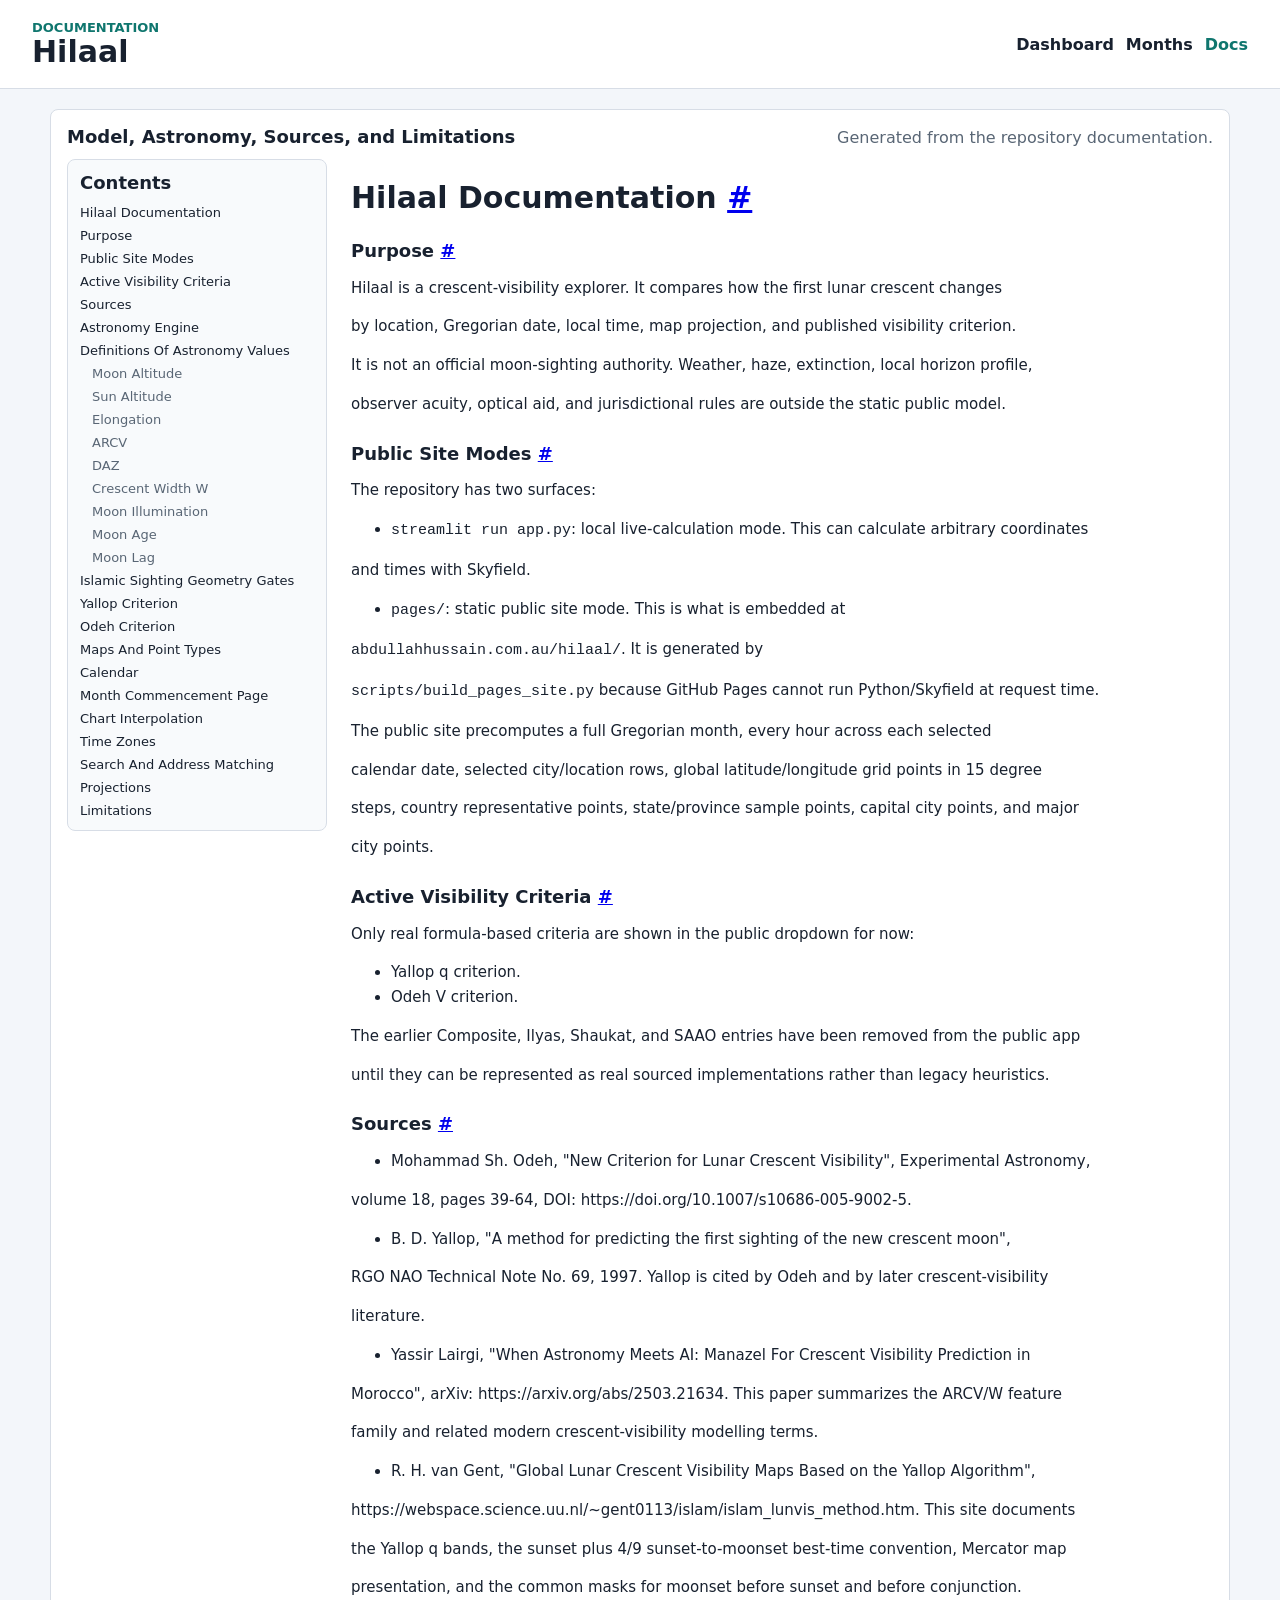
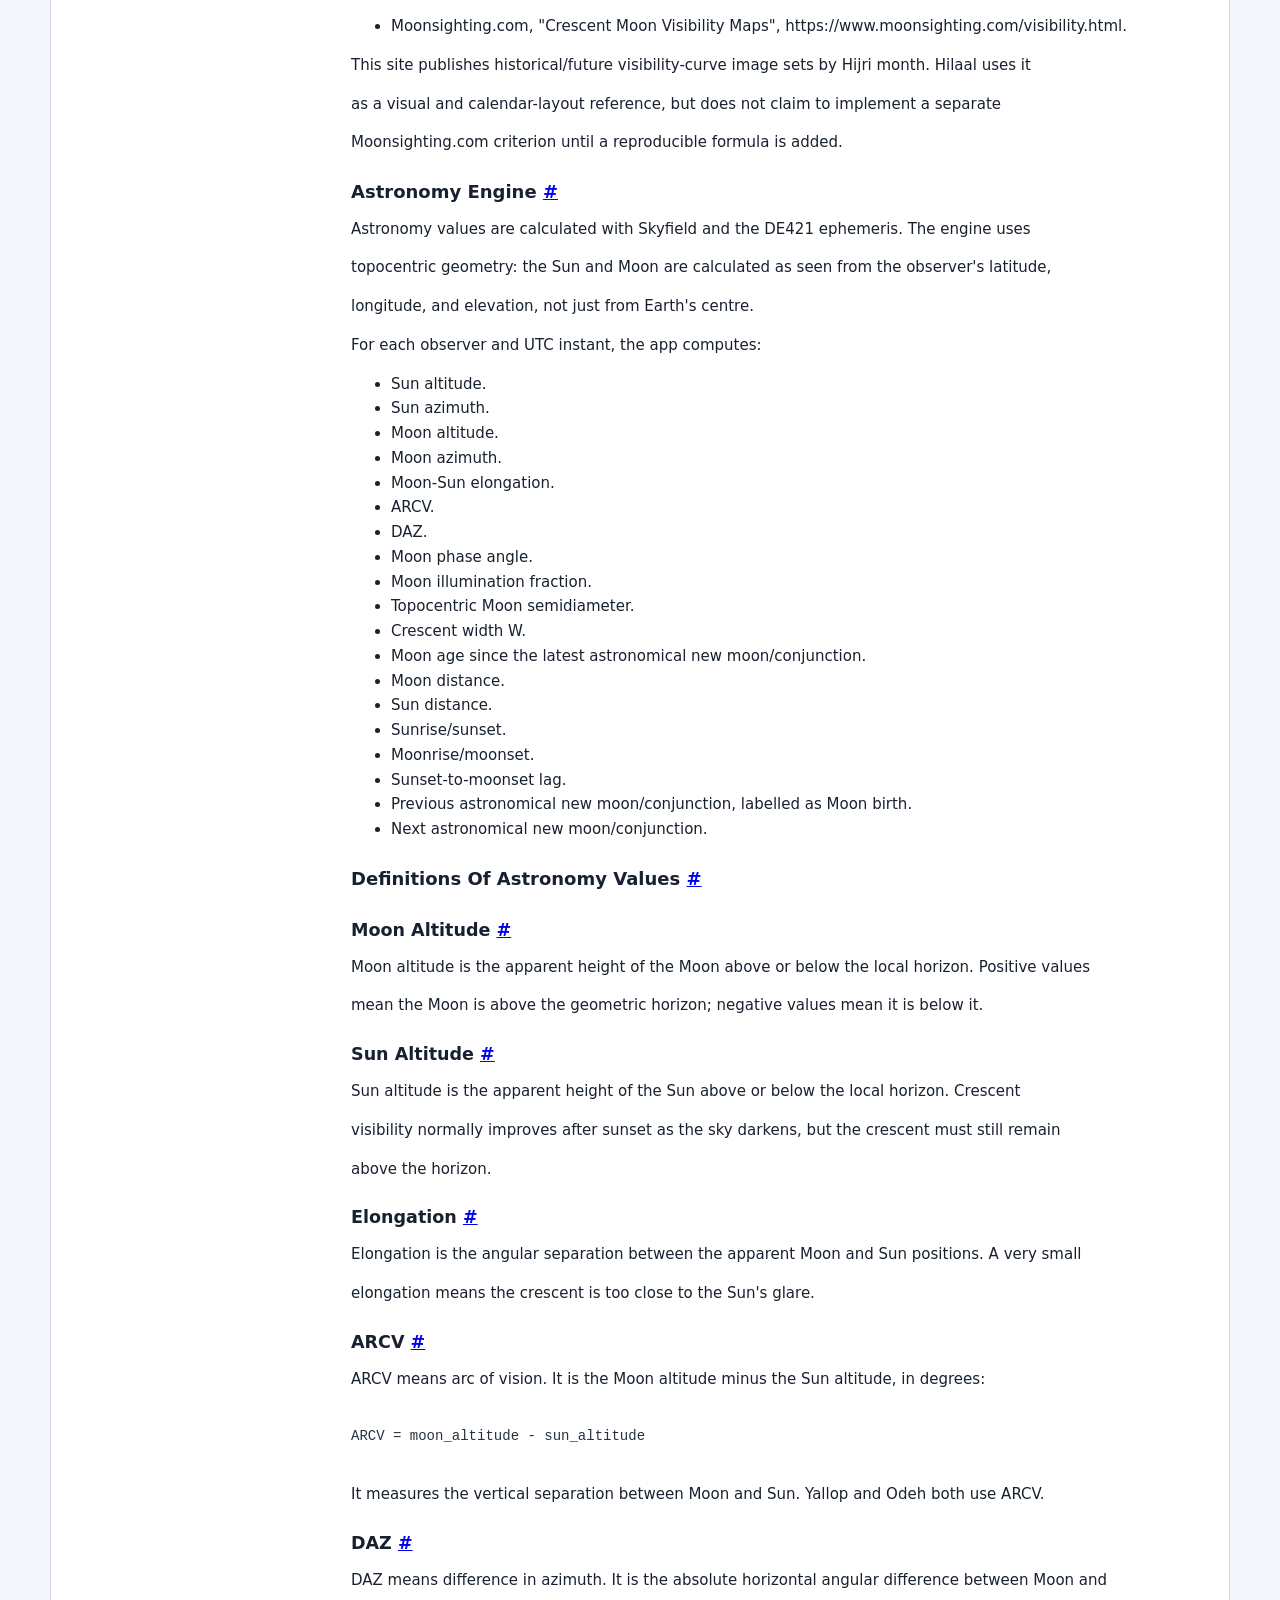
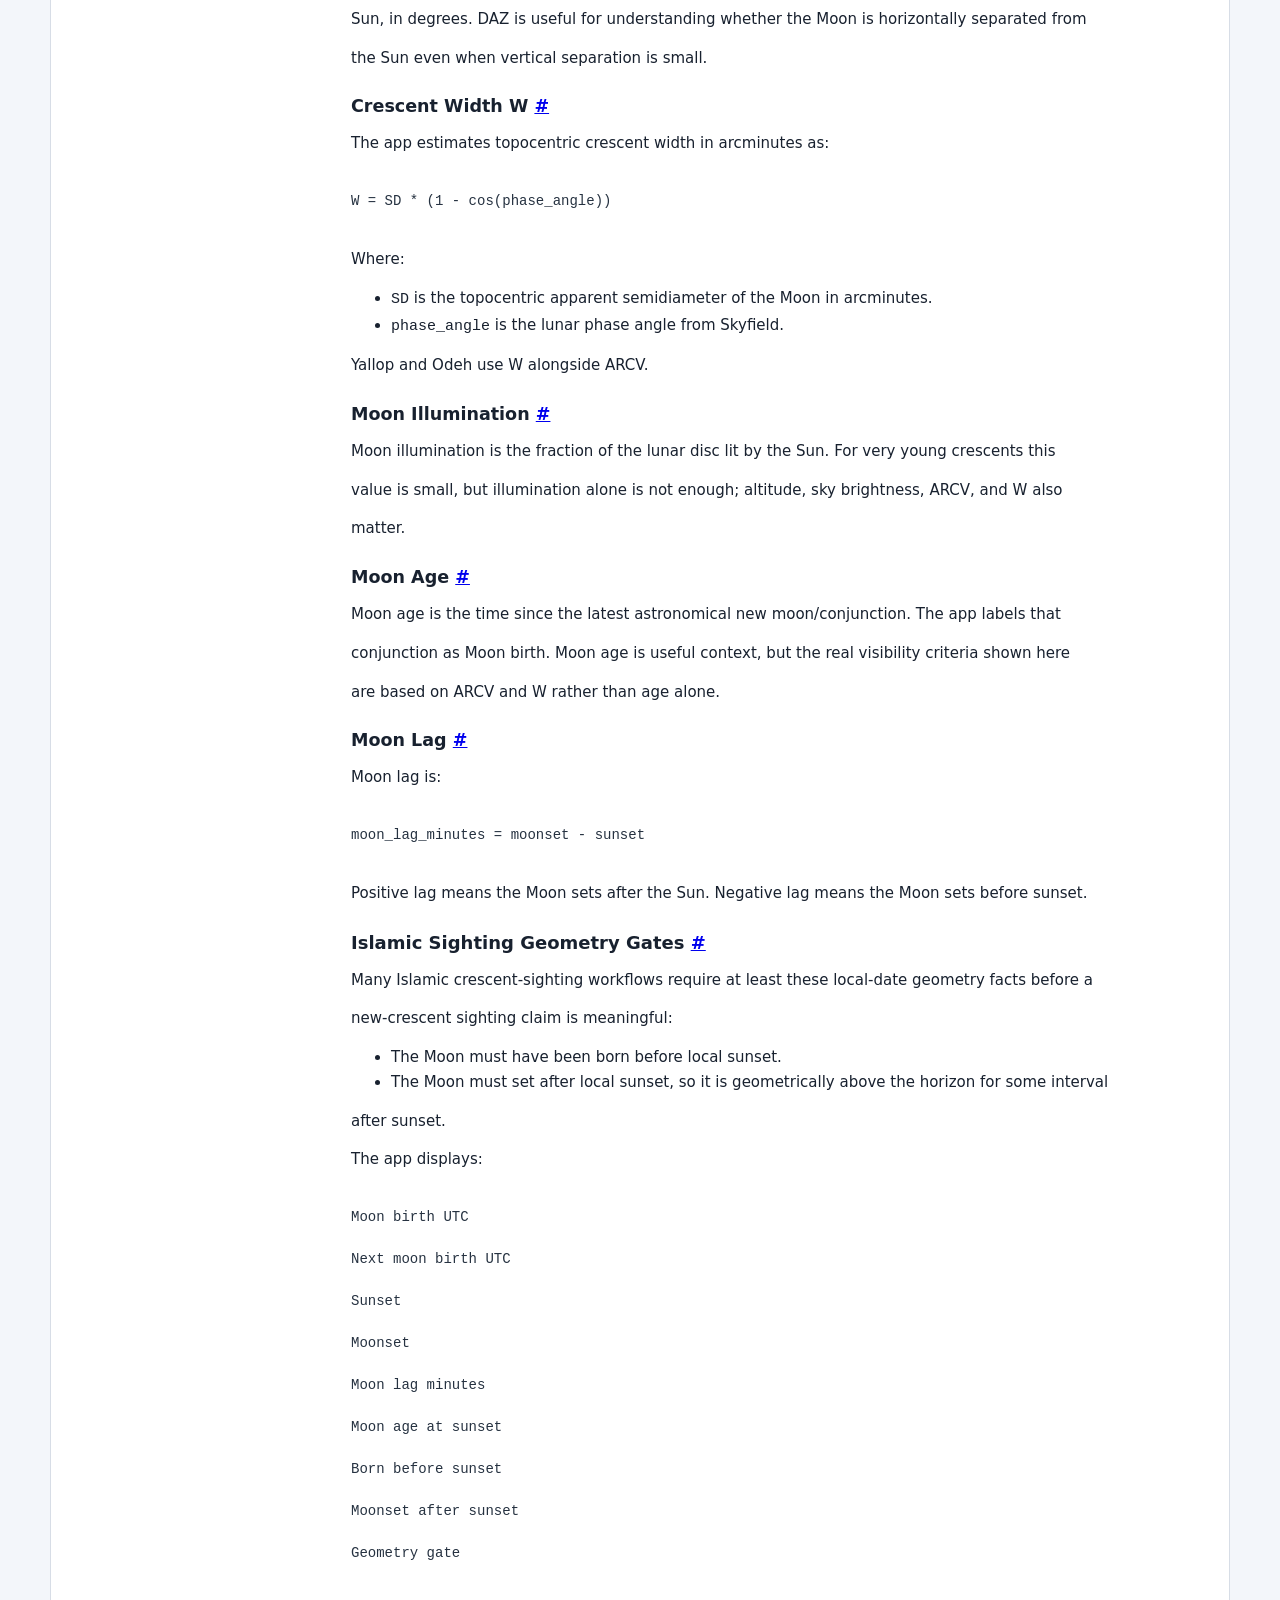
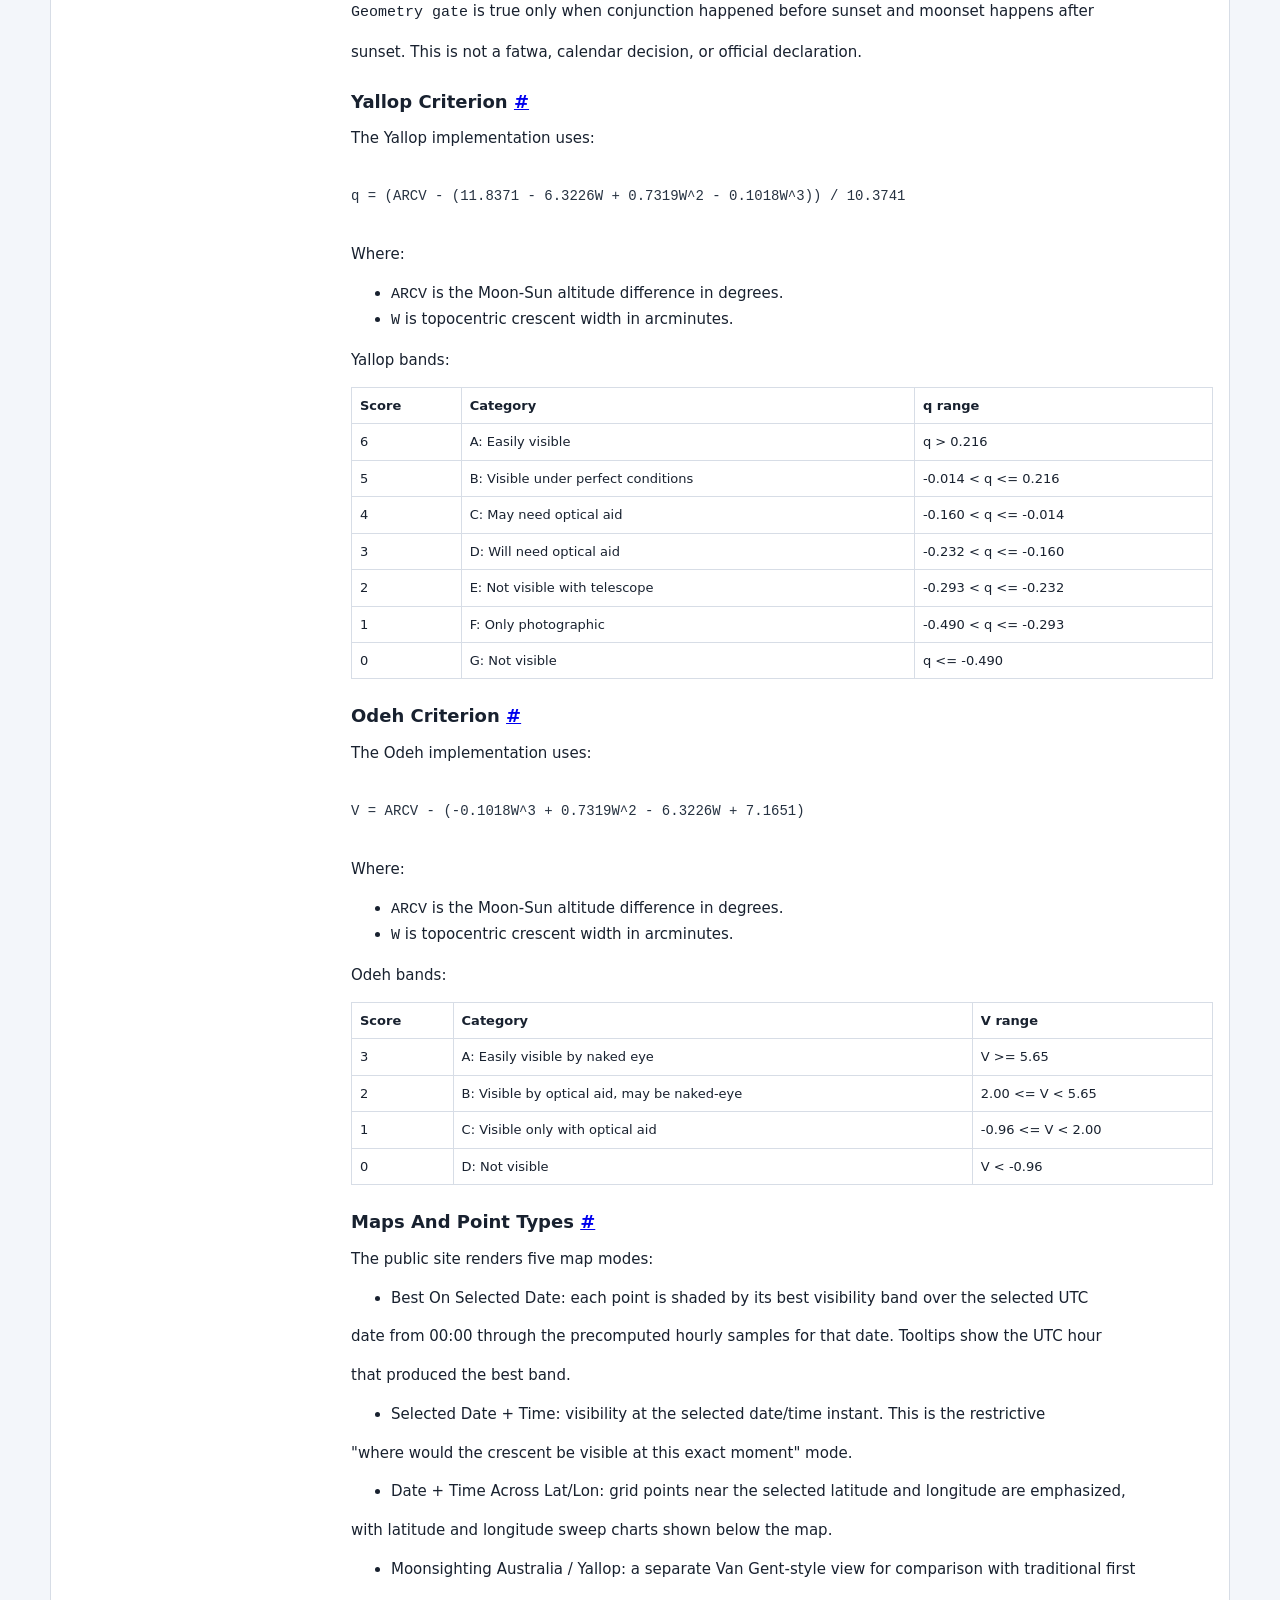
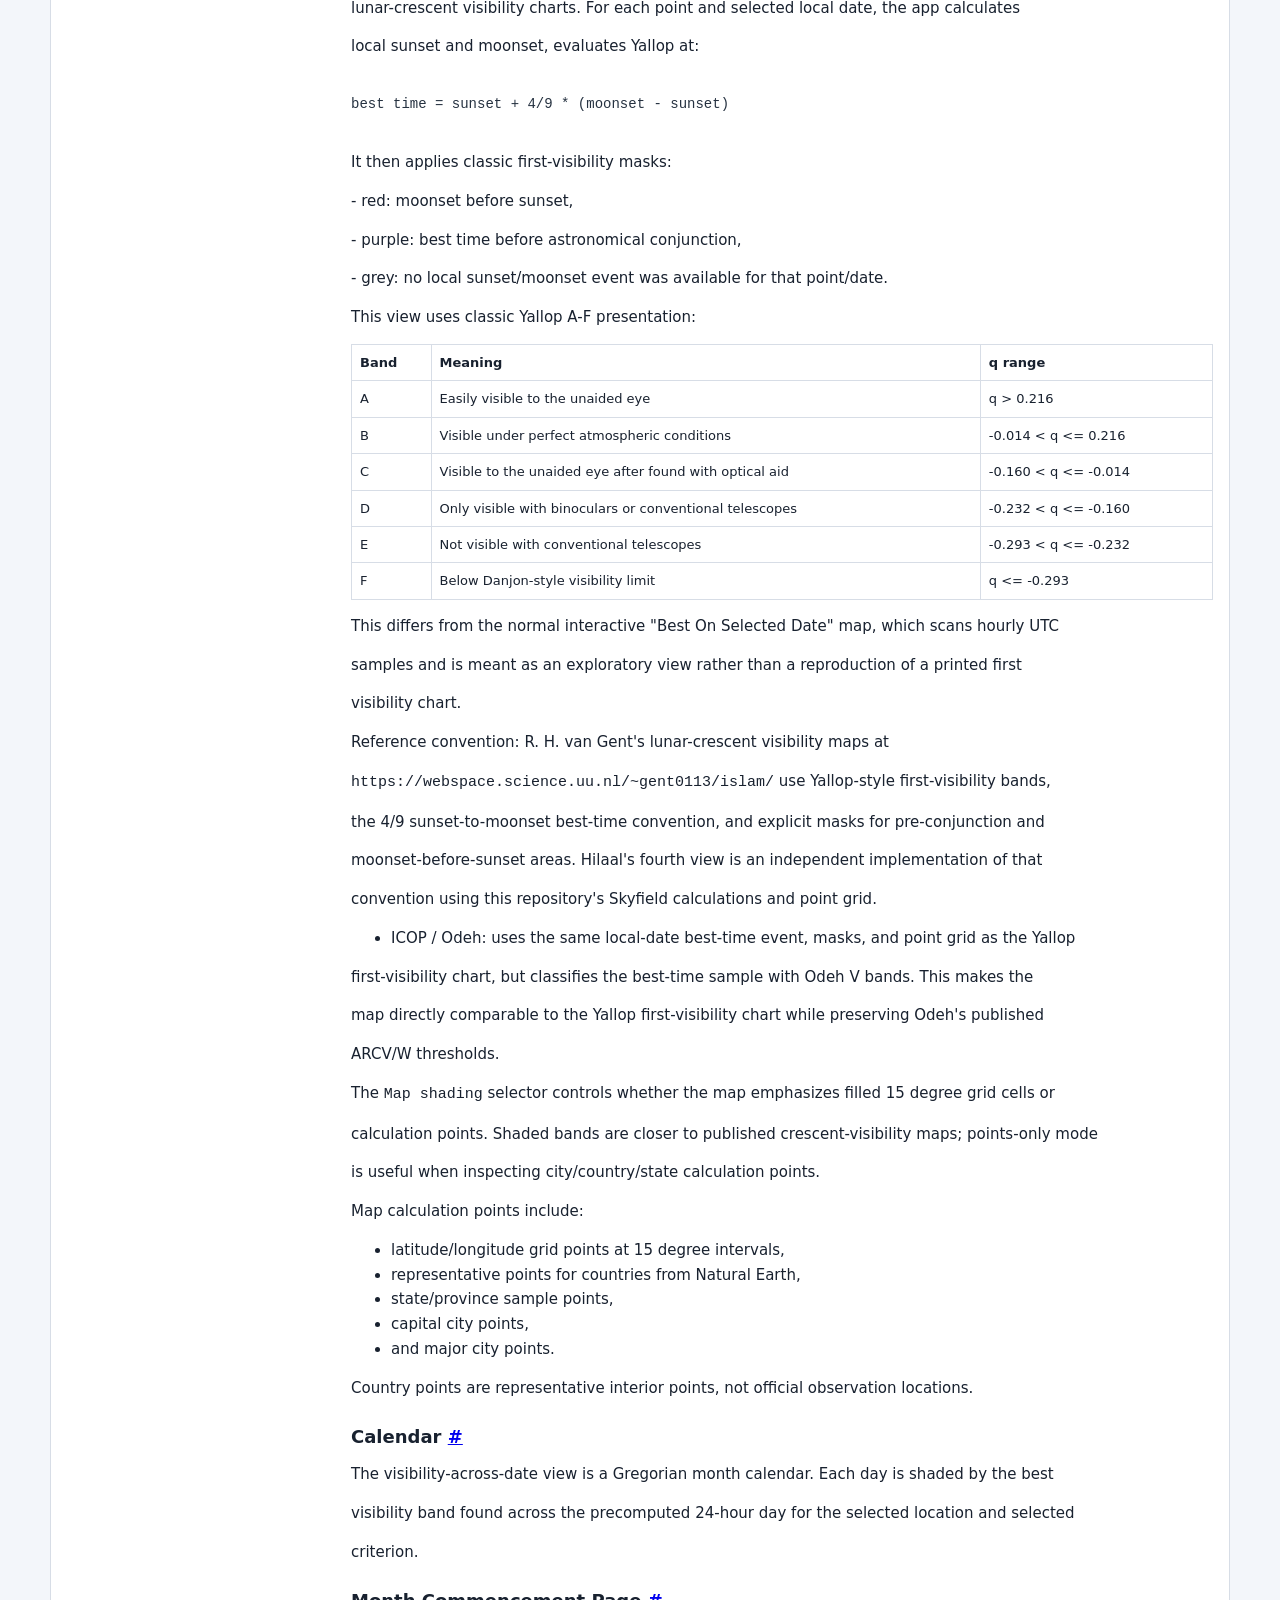
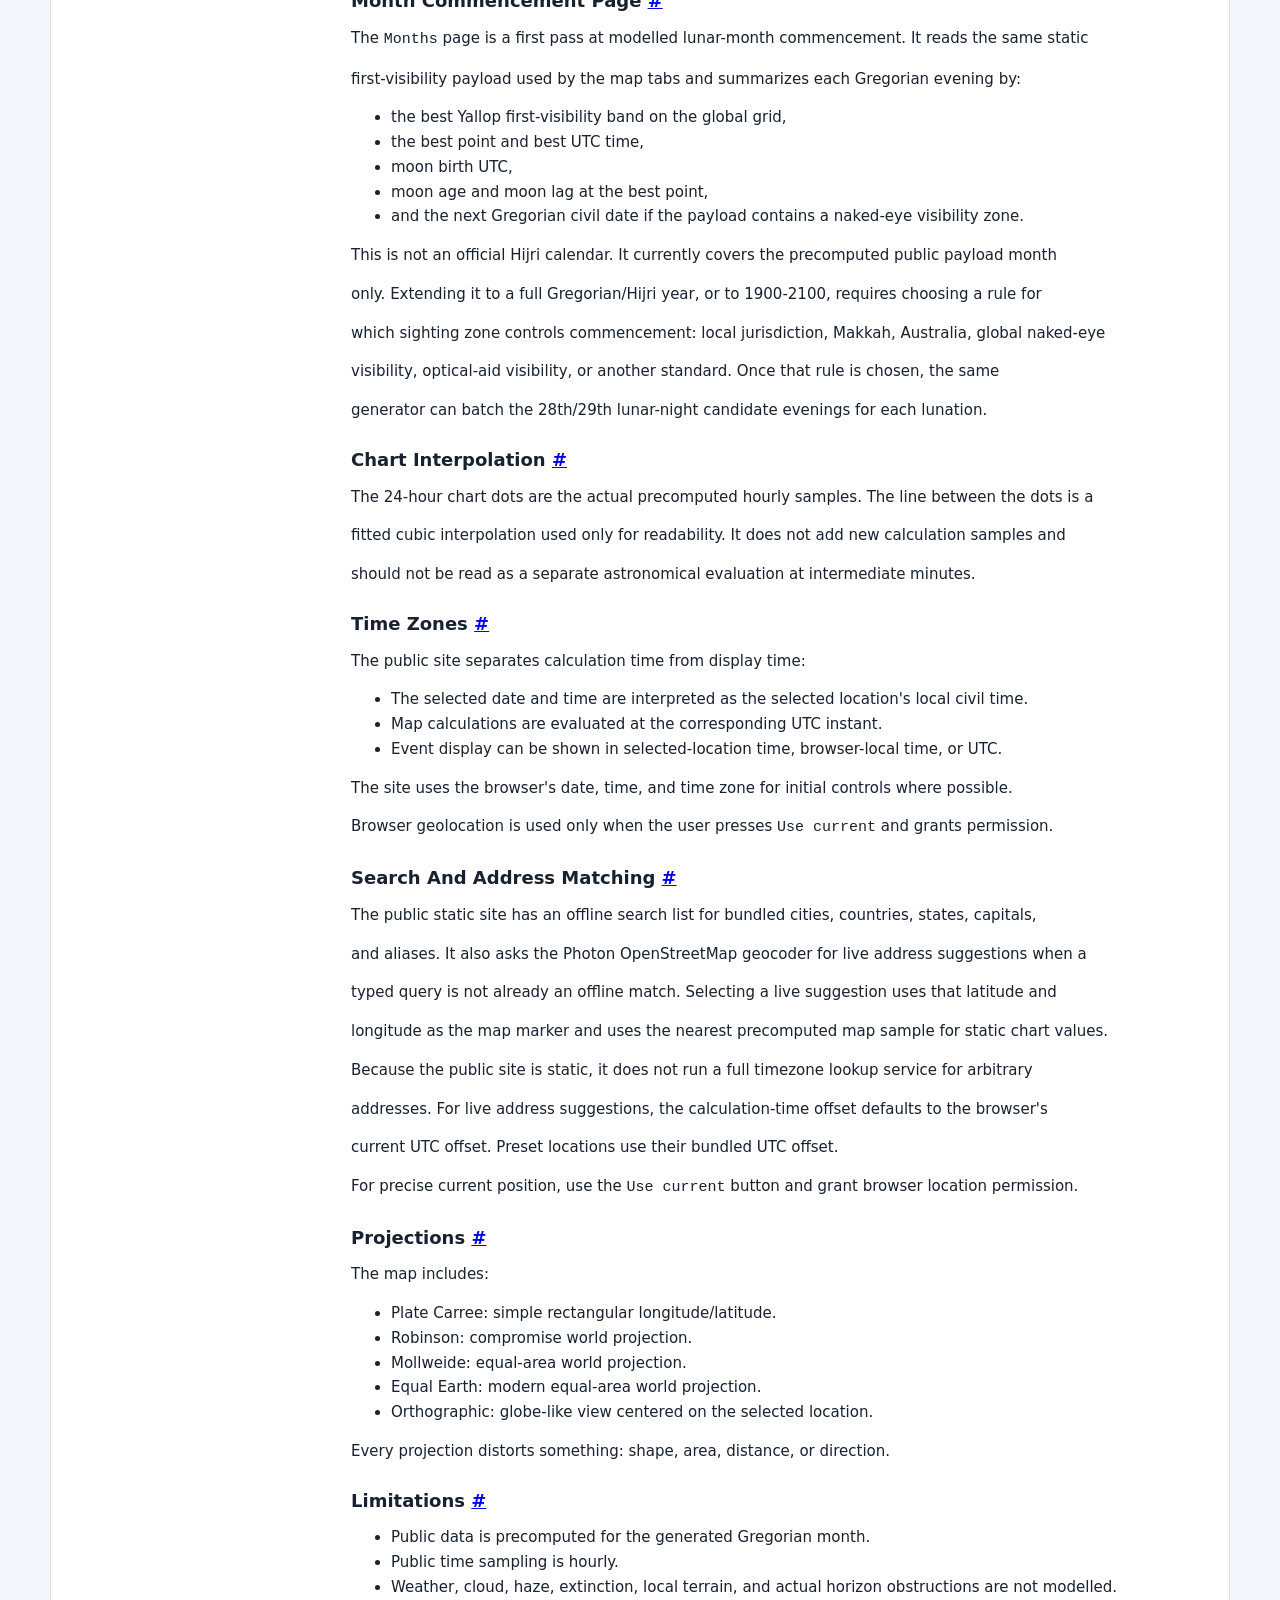
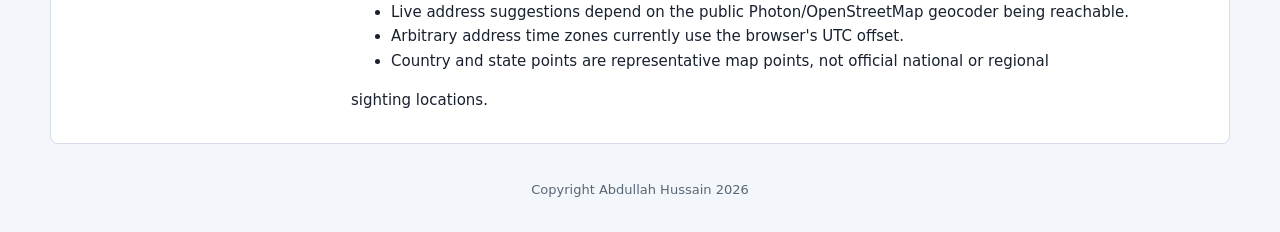
<file: pages/docs.html>
<!doctype html>
<html lang="en">
  <head>
    <meta charset="utf-8">
    <meta name="viewport" content="width=device-width, initial-scale=1">
    <title>Hilaal Docs</title>
    <link rel="stylesheet" href="styles.css">
  </head>
  <body>
    <header class="topbar">
      <div>
        <p class="eyebrow">Documentation</p>
        <h1>Hilaal</h1>
      </div>
      <nav>
        <a href="index.html">Dashboard</a>
        <a href="months.html">Months</a>
        <a href="docs.html" aria-current="page">Docs</a>
      </nav>
    </header>
    <main>
      <section class="panel docs-page">
        <div class="panel-title">
          <h2>Model, Astronomy, Sources, and Limitations</h2>
          <p>Generated from the repository documentation.</p>
        </div>
        <div class="docs-layout">
          <aside id="docsToc" class="docs-toc" aria-label="Documentation contents"></aside>
          <article id="docsText" class="markdown-body">Loading documentation...</article>
        </div>
      </section>
    </main>
    <footer class="site-footer">Copyright Abdullah Hussain 2026</footer>
    <script>
      function escapeHtml(text) {
        return text.replace(/[&<>"]/g, (ch) => ({ "&": "&amp;", "<": "&lt;", ">": "&gt;", "\"": "&quot;" }[ch]));
      }
      function inline(text) {
        return escapeHtml(text)
          .replace(/`([^`]+)`/g, "<code>$1</code>")
          .replace(/\[([^\]]+)\]\(([^)]+)\)/g, "<a href=\"$2\">$1</a>")
          .replace(/\*\*([^*]+)\*\*/g, "<strong>$1</strong>");
      }
      function slug(text) {
        return text.toLowerCase().replace(/[^a-z0-9]+/g, "-").replace(/^-|-$/g, "");
      }
      function renderMarkdown(text) {
        const lines = text.split(/\r?\n/);
        const toc = [];
        const html = [];
        let listOpen = false;
        let table = [];
        let codeOpen = false;
        const closeList = () => {
          if (listOpen) {
            html.push("</ul>");
            listOpen = false;
          }
        };
        const flushTable = () => {
          if (!table.length) return;
          const rows = table.filter((row) => !/^\|\s*-/.test(row)).map((row) => row.split("|").slice(1, -1).map((cell) => inline(cell.trim())));
          if (rows.length) {
            const [head, ...body] = rows;
            html.push(`<table><thead><tr>${head.map((cell) => `<th>${cell}</th>`).join("")}</tr></thead><tbody>${body.map((row) => `<tr>${row.map((cell) => `<td>${cell}</td>`).join("")}</tr>`).join("")}</tbody></table>`);
          }
          table = [];
        };
        lines.forEach((line) => {
          if (line.startsWith("```")) {
            closeList();
            flushTable();
            html.push(codeOpen ? "</code></pre>" : "<pre><code>");
            codeOpen = !codeOpen;
            return;
          }
          if (codeOpen) {
            html.push(escapeHtml(line) + "\n");
            return;
          }
          const heading = /^(#{1,4})\s+(.*)$/.exec(line);
          if (heading) {
            closeList();
            flushTable();
            const level = heading[1].length;
            const text = heading[2].trim();
            const id = slug(text);
            toc.push({ level, text, id });
            html.push(`<h${level} id="${id}">${inline(text)} <a href="#${id}" aria-label="Link to ${escapeHtml(text)}">#</a></h${level}>`);
            return;
          }
          if (/^\|.+\|$/.test(line.trim())) {
            closeList();
            table.push(line.trim());
            return;
          }
          flushTable();
          if (/^-\s+/.test(line)) {
            if (!listOpen) {
              html.push("<ul>");
              listOpen = true;
            }
            html.push(`<li>${inline(line.replace(/^-\s+/, ""))}</li>`);
            return;
          }
          if (/^\d+\.\s+/.test(line)) {
            if (!listOpen) {
              html.push("<ul>");
              listOpen = true;
            }
            html.push(`<li>${inline(line.replace(/^\d+\.\s+/, ""))}</li>`);
            return;
          }
          closeList();
          if (line.trim()) html.push(`<p>${inline(line.trim())}</p>`);
        });
        closeList();
        flushTable();
        document.getElementById("docsToc").innerHTML = `<h2>Contents</h2>${toc.filter((item) => item.level <= 3).map((item) => `<a class="toc-l${item.level}" href="#${item.id}">${escapeHtml(item.text)}</a>`).join("")}`;
        return html.join("\n");
      }
      fetch("docs/CRESCENT_VISIBILITY.md")
        .then((response) => response.text())
        .then((text) => {
          document.getElementById("docsText").innerHTML = renderMarkdown(text);
        })
        .catch((error) => {
          document.getElementById("docsText").textContent = String(error);
        });
    </script>
  </body>
</html>
</file>
<file: pages/styles.css>
:root {
  color-scheme: light;
  --ink: #18212f;
  --muted: #596675;
  --line: #d7dde6;
  --panel: #ffffff;
  --bg: #f3f6fa;
  --accent: #0f766e;
  --bad: #b42318;
  --ok: #087443;
}

* {
  box-sizing: border-box;
}

body {
  margin: 0;
  background: var(--bg);
  color: var(--ink);
  font-family: Inter, ui-sans-serif, system-ui, -apple-system, BlinkMacSystemFont, "Segoe UI", sans-serif;
}

.topbar {
  display: flex;
  align-items: center;
  justify-content: space-between;
  gap: 24px;
  padding: 20px 32px;
  background: #ffffff;
  border-bottom: 1px solid var(--line);
  position: sticky;
  top: 0;
  z-index: 5;
}

h1,
h2,
p {
  margin: 0;
}

h1 {
  font-size: 30px;
  line-height: 1.1;
}

h2 {
  font-size: 18px;
}

.eyebrow {
  color: var(--accent);
  font-size: 13px;
  font-weight: 700;
  text-transform: uppercase;
  letter-spacing: 0;
}

nav {
  display: flex;
  gap: 12px;
  flex-wrap: wrap;
}

nav a {
  color: var(--ink);
  font-weight: 700;
  text-decoration: none;
}

nav a[aria-current="page"] {
  color: var(--accent);
}

main {
  width: 100%;
  max-width: none;
  margin: 0 auto;
  padding: 20px;
}

.controls,
.status-grid,
.split,
.tabs {
  display: grid;
  gap: 12px;
}

.controls {
  grid-template-columns: repeat(auto-fit, minmax(160px, 1fr));
  align-items: end;
  padding: 16px;
  background: #ffffff;
  border: 1px solid var(--line);
  border-radius: 8px;
}

label,
.control-field {
  display: grid;
  gap: 6px;
  color: var(--muted);
  font-size: 12px;
  font-weight: 700;
}

.search-field small {
  min-height: 14px;
  color: var(--accent);
  font-weight: 600;
}

.search-field {
  min-width: min(100%, 260px);
}

select,
input,
button {
  min-height: 42px;
  border: 1px solid var(--line);
  border-radius: 6px;
  background: #ffffff;
  color: var(--ink);
  font: inherit;
}

select,
button,
input[type="search"] {
  padding: 0 14px;
}

button {
  cursor: pointer;
  font-weight: 700;
}

button:disabled {
  cursor: not-allowed;
  opacity: 0.45;
}

button:hover:not(:disabled),
select:hover,
input:hover {
  border-color: var(--accent);
}

.time-control {
  display: grid;
  grid-template-columns: 42px minmax(130px, 1fr) 42px;
  gap: 8px;
  align-items: center;
}

.time-control button,
.def {
  padding: 0 8px;
}

.time-field select,
.search-field input {
  width: 100%;
}

.def {
  width: 22px;
  min-height: 22px;
  margin-left: 4px;
  font-size: 12px;
}

.info-tip,
.def-tip {
  display: inline-flex;
  align-items: center;
  justify-content: center;
  position: relative;
  width: 22px;
  height: 22px;
  border: 1px solid var(--line);
  border-radius: 50%;
  background: #ffffff;
  color: var(--accent);
  font-size: 12px;
  font-weight: 800;
  cursor: help;
}

.info-tip::after,
.def-tip::after {
  content: attr(data-tip);
  display: none;
  position: absolute;
  z-index: 12;
  left: 50%;
  bottom: calc(100% + 8px);
  width: min(280px, 78vw);
  transform: translateX(-50%);
  padding: 9px 10px;
  border-radius: 6px;
  background: #111827;
  color: #ffffff;
  font-size: 12px;
  font-weight: 600;
  line-height: 1.35;
  box-shadow: 0 10px 24px rgba(0, 0, 0, 0.22);
}

.info-tip:hover::after,
.info-tip:focus::after,
.def-tip:hover::after,
.def-tip:focus::after {
  display: block;
}

.suggestions {
  display: grid;
  gap: 4px;
  max-height: 220px;
  overflow: auto;
  padding: 6px;
  border: 1px solid var(--line);
  border-radius: 6px;
  background: #ffffff;
  box-shadow: 0 10px 24px rgba(0, 0, 0, 0.12);
}

.suggestions button {
  min-height: 34px;
  padding: 6px 8px;
  text-align: left;
  font-weight: 650;
}

.suggestions small {
  display: block;
  color: var(--muted);
  font-weight: 500;
}

.suggestion-divider {
  padding: 6px 8px 2px;
  color: var(--muted);
  font-size: 11px;
  font-weight: 800;
  text-transform: uppercase;
}

.status-grid {
  grid-template-columns: repeat(4, minmax(0, 1fr));
  margin: 16px 0;
}

.status-grid article,
.panel {
  background: var(--panel);
  border: 1px solid var(--line);
  border-radius: 8px;
}

.status-grid article {
  padding: 16px;
}

.status-grid span,
.status-grid small,
.panel-title p {
  color: var(--muted);
}

.status-grid strong {
  display: block;
  margin: 8px 0 4px;
  font-size: 20px;
}

.legend {
  display: flex;
  flex-wrap: wrap;
  gap: 10px;
}

.legend span {
  display: inline-flex;
  align-items: center;
  gap: 7px;
  padding: 6px 8px;
  border: 1px solid var(--line);
  border-radius: 6px;
  font-size: 13px;
  font-weight: 700;
}

.legend i {
  width: 16px;
  height: 16px;
  border-radius: 4px;
  display: inline-block;
}

.tabs {
  grid-template-columns: repeat(auto-fit, minmax(180px, 1fr));
  margin: 16px 0;
}

.tab-button {
  min-height: 44px;
  padding: 8px 14px;
}

.tab-button.active {
  border-color: var(--accent);
  background: var(--accent);
  color: #ffffff;
}

.split {
  grid-template-columns: minmax(0, 2.35fr) minmax(340px, 0.9fr);
  margin-bottom: 16px;
}

.panel {
  padding: 16px;
  min-width: 0;
}

.panel-title {
  display: flex;
  align-items: baseline;
  justify-content: space-between;
  gap: 12px;
  margin-bottom: 12px;
}

.map-panel {
  position: relative;
}

canvas {
  width: 100%;
  display: block;
  background: #d9eef5;
  border: 1px solid var(--line);
  border-radius: 8px;
}

.tooltip {
  position: absolute;
  max-width: 300px;
  padding: 10px 12px;
  background: #111827;
  color: #ffffff;
  border-radius: 6px;
  font-size: 12px;
  pointer-events: none;
  box-shadow: 0 10px 24px rgba(0, 0, 0, 0.22);
}

.details {
  display: grid;
  grid-template-columns: minmax(0, 1fr) auto;
  gap: 8px 14px;
  margin: 0;
}

.details dt {
  color: var(--muted);
}

.details dd {
  margin: 0;
  font-weight: 700;
  text-align: right;
}

svg {
  width: 100%;
  height: auto;
  overflow: visible;
}

.calendar-grid {
  display: grid;
  grid-template-columns: repeat(7, minmax(0, 1fr));
  gap: 6px;
}

.calendar-grid strong {
  color: var(--muted);
  font-size: 12px;
  text-align: center;
}

.calendar-day {
  min-height: 58px;
  color: #ffffff;
  border: 2px solid transparent;
  display: grid;
  align-content: center;
  justify-items: center;
  padding: 4px;
}

.calendar-day.empty {
  background: transparent;
  border: 0;
}

.calendar-day.selected {
  border-color: #111827;
}

.calendar-day.today {
  box-shadow: inset 0 0 0 2px #ffffff, 0 0 0 2px var(--accent);
}

.calendar-day span {
  font-size: 18px;
}

.calendar-day small {
  color: #ffffff;
  font-size: 11px;
}

pre {
  margin: 0;
  max-height: none;
  overflow: auto;
  white-space: pre-wrap;
  color: #263241;
  font: 14px/1.5 ui-monospace, SFMono-Regular, Consolas, "Liberation Mono", monospace;
}

.docs-page {
  max-width: 1180px;
  margin: 0 auto;
}

.docs-layout {
  display: grid;
  grid-template-columns: 260px minmax(0, 1fr);
  gap: 24px;
  align-items: start;
}

.docs-toc {
  position: sticky;
  top: 100px;
  display: grid;
  gap: 8px;
  padding: 12px;
  border: 1px solid var(--line);
  border-radius: 8px;
  background: #f8fafc;
}

.docs-toc h2 {
  margin-bottom: 4px;
}

.docs-toc a {
  color: var(--ink);
  text-decoration: none;
  font-size: 13px;
}

.docs-toc .toc-l3 {
  padding-left: 12px;
  color: var(--muted);
}

.markdown-body {
  font-size: 15px;
  line-height: 1.65;
}

.markdown-body h1,
.markdown-body h2,
.markdown-body h3,
.markdown-body h4 {
  margin: 22px 0 10px;
}

.markdown-body p,
.markdown-body ul,
.markdown-body table,
.markdown-body pre {
  margin: 0 0 14px;
}

.markdown-body table {
  width: 100%;
  border-collapse: collapse;
  font-size: 13px;
}

.markdown-body th,
.markdown-body td {
  border: 1px solid var(--line);
  padding: 7px 8px;
  text-align: left;
}

.months-page {
  max-width: 1420px;
  margin: 0 auto;
}

.method-note {
  margin-bottom: 16px;
  padding: 12px;
  border: 1px solid var(--line);
  border-radius: 8px;
  background: #f8fafc;
  color: var(--muted);
  font-size: 14px;
  line-height: 1.5;
}

.month-summary-grid {
  display: grid;
  grid-template-columns: repeat(auto-fit, minmax(190px, 1fr));
  gap: 12px;
  margin-bottom: 18px;
}

.month-summary-grid article {
  padding: 14px;
  border: 1px solid var(--line);
  border-radius: 8px;
  background: #ffffff;
}

.month-summary-grid span {
  display: block;
  margin-bottom: 6px;
  color: var(--muted);
  font-size: 12px;
  font-weight: 800;
}

.month-summary-grid strong {
  font-size: 18px;
}

.months-layout {
  display: grid;
  grid-template-columns: minmax(320px, 0.9fr) minmax(0, 1.4fr);
  gap: 18px;
  align-items: start;
}

.months-layout h2 {
  margin-bottom: 10px;
}

.sighting-cards {
  display: grid;
  gap: 10px;
}

.sighting-card {
  padding: 12px;
  border: 2px solid var(--line);
  border-radius: 8px;
  background: #ffffff;
}

.sighting-card > div:first-child {
  display: flex;
  justify-content: space-between;
  gap: 12px;
  margin-bottom: 8px;
}

.sighting-card span {
  color: var(--muted);
  font-size: 12px;
  font-weight: 700;
}

.stacked-band {
  display: flex;
  height: 14px;
  overflow: hidden;
  margin-bottom: 10px;
  border: 1px solid var(--line);
  border-radius: 4px;
}

.stacked-band span {
  height: 100%;
}

.sighting-card dl {
  display: grid;
  grid-template-columns: minmax(0, 0.8fr) minmax(0, 1.2fr);
  gap: 6px 10px;
  margin: 0;
  font-size: 13px;
}

.sighting-card dt {
  color: var(--muted);
}

.sighting-card dd {
  margin: 0;
  font-weight: 700;
}

.table-wrap {
  overflow: auto;
}

.months-table {
  width: 100%;
  border-collapse: collapse;
  font-size: 13px;
}

.months-table th,
.months-table td {
  padding: 8px;
  border: 1px solid var(--line);
  text-align: left;
  vertical-align: top;
}

.mini-swatch {
  display: inline-block;
  width: 14px;
  height: 14px;
  margin-right: 7px;
  border: 1px solid #94a3b8;
  border-radius: 3px;
  vertical-align: -2px;
}

.site-footer {
  padding: 18px 24px 30px;
  color: var(--muted);
  text-align: center;
  font-size: 13px;
}

@media (max-width: 1180px) {
  .controls {
    grid-template-columns: repeat(3, minmax(0, 1fr));
  }
}

@media (max-width: 880px) {
  .topbar {
    align-items: flex-start;
    flex-direction: column;
  }

  .controls,
  .status-grid,
  .split,
  .tabs {
    grid-template-columns: 1fr;
  }

  main {
    padding: 12px;
  }

  .panel-title {
    align-items: flex-start;
    flex-direction: column;
  }

  .docs-layout {
    grid-template-columns: 1fr;
  }

  .months-layout {
    grid-template-columns: 1fr;
  }

  .docs-toc {
    position: static;
  }

  .info-tip {
    justify-self: start;
  }
}

@media (max-width: 560px) {
  .topbar {
    padding: 16px;
  }

  h1 {
    font-size: 25px;
  }

  .controls,
  .panel,
  .status-grid article {
    padding: 12px;
  }

  .time-control {
    grid-template-columns: 40px minmax(0, 1fr) 40px;
  }

  .legend span {
    width: 100%;
  }
}
</file>
